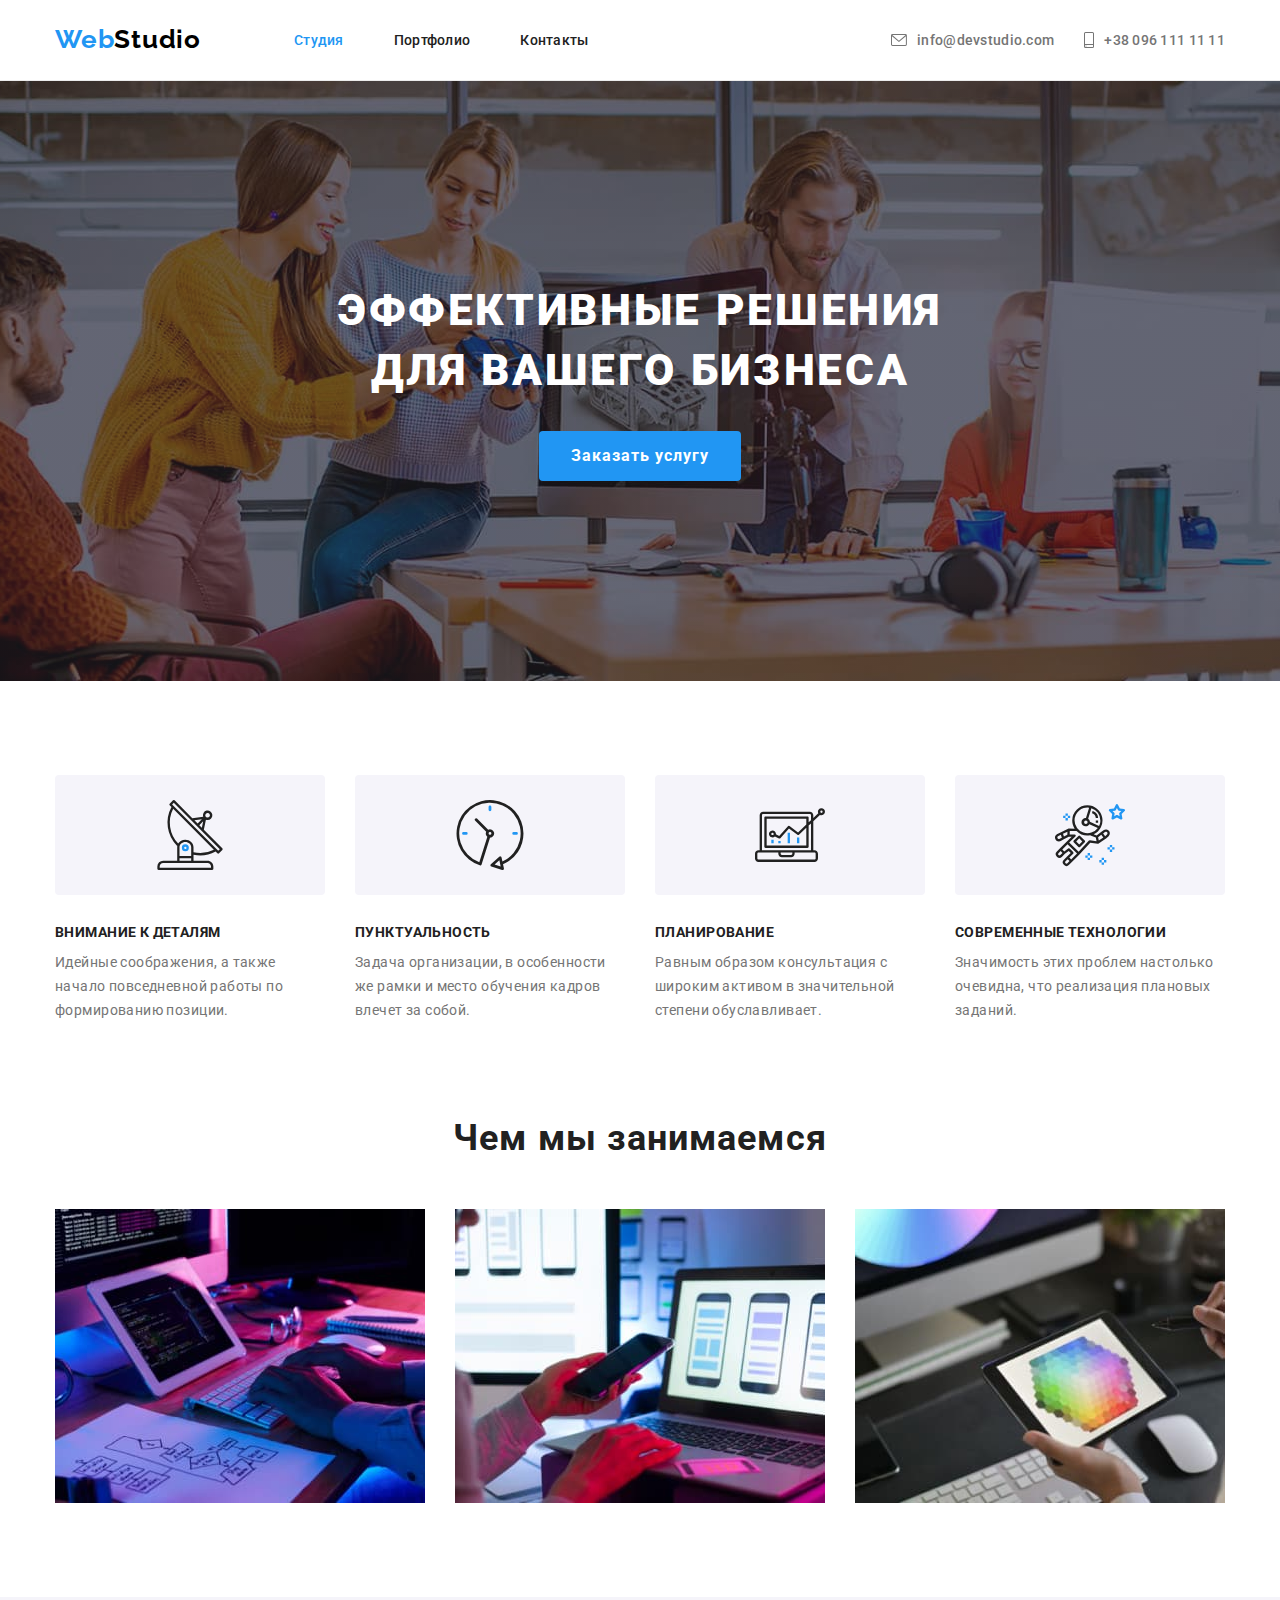
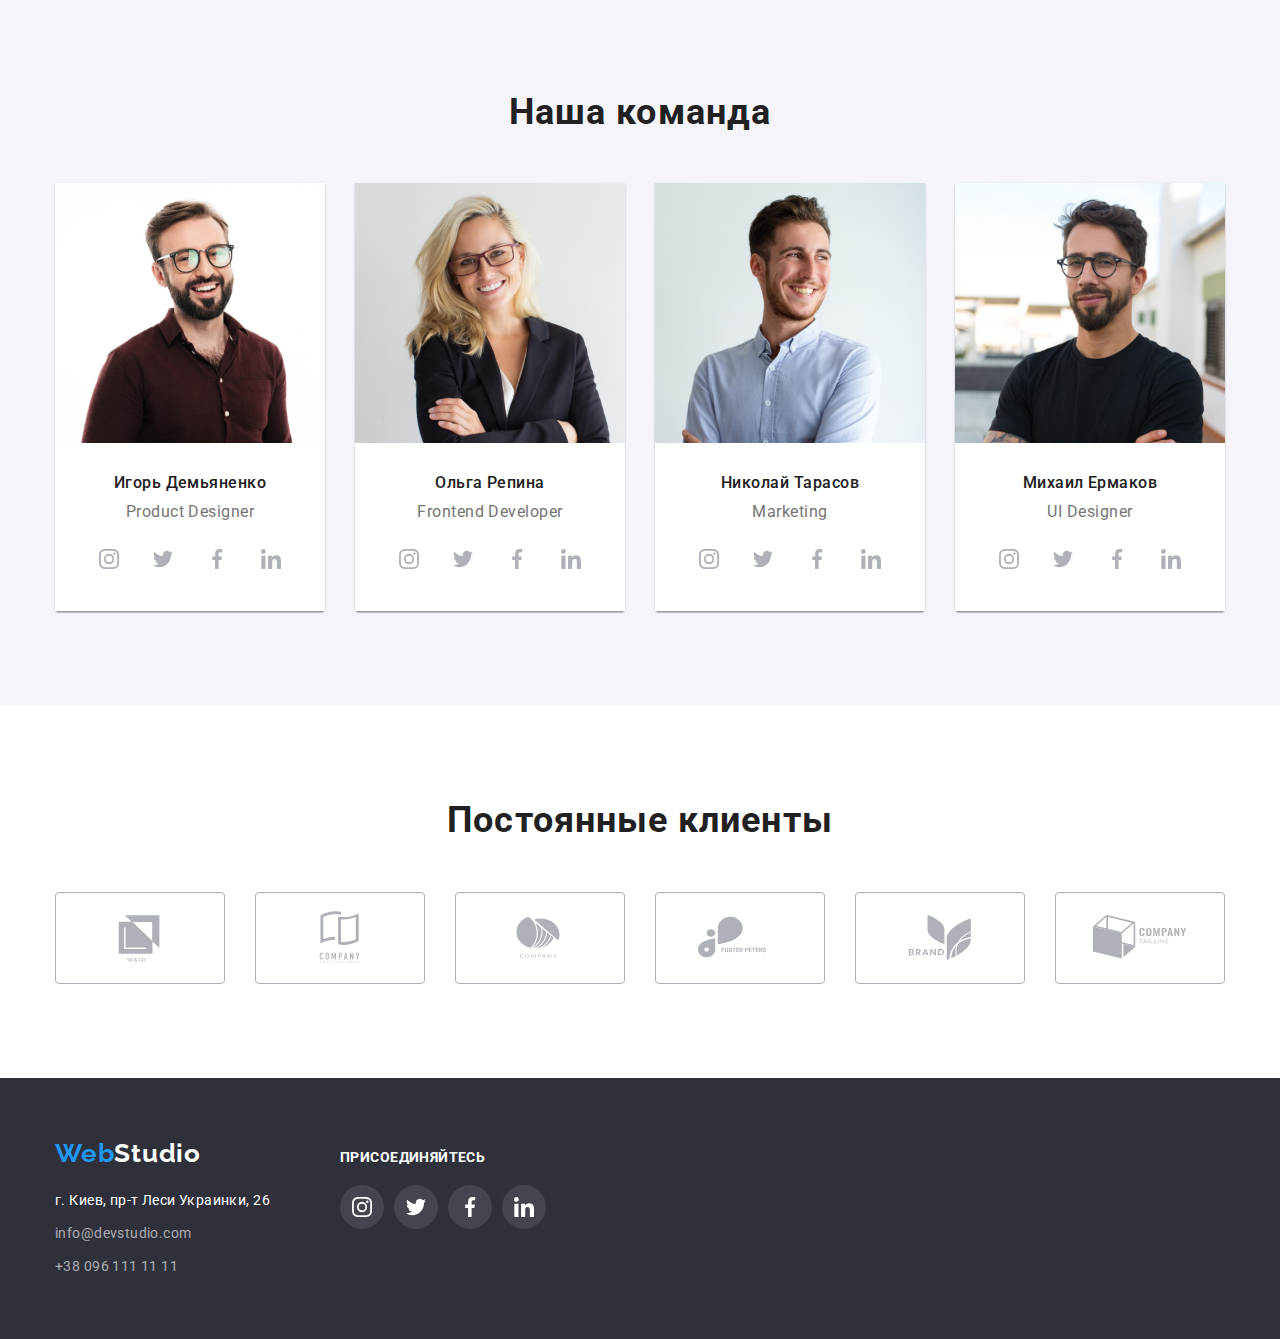
<file: index.html>
<!DOCTYPE html>
<html lang="ru">
  <head>
    <meta charset="UTF-8" />
    <meta http-equiv="X-UA-Compatible" content="IE=edge" />
    <meta name="viewport" content="width=device-width, initial-scale=1.0" />
    <title>WebStudio</title>
    <link rel="preconnect" href="https://fonts.googleapis.com" />
    <link rel="preconnect" href="https://fonts.gstatic.com" crossorigin />
    <link
      href="https://fonts.googleapis.com/css2?family=Raleway:wght@700&family=Roboto:wght@400;500;700;900&display=swap"
      rel="stylesheet"
    />
    <link
      rel="stylesheet"
      href="https://cdnjs.cloudflare.com/ajax/libs/modern-normalize/1.1.0/modern-normalize.min.css"
    />
    <link rel="stylesheet" href="./css/styles.css" />
  </head>
  <body>
    <!-- Блок header -->
    <header class="header">
      <div class="container head-page">
        <!-- Основная навигация -->
        <nav class="nav">
          <a class="logo link" href="./index.html"
            >Web<span class="logo-header">Studio</span></a
          >
          <ul class="nav-list list">
            <li class="nav-item">
              <a class="nav-link link current" href="./index.html">Студия</a>
            </li>
            <li class="nav-item">
              <a class="nav-link link" href="./portfolio.html">Портфолио</a>
            </li>
            <li class="nav-item">
              <a class="nav-link link" href="">Контакты</a>
            </li>
          </ul>
        </nav>
        <!-- Контактная информация -->
        <ul class="contact-list list">
          <li class="contact-item">
            <a class="contact-link link" href="mailto:info@devstudio.com"
              ><svg class="contact-icon" width="16" height="12">
                <use href="./images/icons.svg#envelope"></use></svg
              >info@devstudio.com</a
            >
          </li>
          <li class="contact-item">
            <a class="contact-link link" href="tel:+380961111111"
              ><svg class="contact-icon" width="10" height="16">
                <use href="./images/icons.svg#smartphone"></use></svg
              >+38 096 111 11 11</a
            >
          </li>
        </ul>
      </div>
    </header>
    <!-- Блок main -->
    <main class="main">
      <!-- Основной баннер -->
      <section class="hero section overlay">
        <div class="container">
          <h1 class="hero-title">Эффективные решения для вашего бизнеса</h1>
          <button class="hero-button button" type="button">
            Заказать услугу
          </button>
        </div>
      </section>
      <!-- Наши преимущества -->
      <section class="features section">
        <div class="container">
          <h2 class="features-title title hide">Наши преимущества</h2>
          <ul class="features-list list">
            <li class="features-item">
              <div class="features-image">
                <svg class="features-icon" width="70" height="70">
                  <use href="./images/icons.svg#antenna"></use>
                </svg>
              </div>
              <h3 class="features-subtitle subtitle">Внимание к деталям</h3>
              <p class="features-text">
                Идейные соображения, а также начало повседневной работы по
                формированию позиции.
              </p>
            </li>
            <li class="features-item">
              <div class="features-image">
                <svg class="features-icon" width="70" height="70">
                  <use href="./images/icons.svg#clock"></use>
                </svg>
              </div>
              <h3 class="features-subtitle subtitle">Пунктуальность</h3>
              <p class="features-text">
                Задача организации, в особенности же рамки и место обучения
                кадров влечет за собой.
              </p>
            </li>
            <li class="features-item">
              <div class="features-image">
                <svg class="features-icon" width="70" height="70">
                  <use href="./images/icons.svg#diagram"></use>
                </svg>
              </div>
              <h3 class="features-subtitle subtitle">Планирование</h3>
              <p class="features-text">
                Равным образом консультация с широким активом в значительной
                степени обуславливает.
              </p>
            </li>
            <li class="features-item">
              <div class="features-image">
                <svg class="features-icon" width="70" height="70">
                  <use href="./images/icons.svg#astronaut"></use>
                </svg>
              </div>
              <h3 class="features-subtitle subtitle">Современные технологии</h3>
              <p class="features-text">
                Значимость этих проблем настолько очевидна, что реализация
                плановых заданий.
              </p>
            </li>
          </ul>
        </div>
      </section>
      <!-- Чем мы занимаемся -->
      <section class="work section">
        <div class="container">
          <h2 class="work-title title">Чем мы занимаемся</h2>
          <ul class="work-list list">
            <li class="work-item">
              <img
                class="work-image"
                src="./images/box1.jpg"
                alt="Программист работает в офисе"
                width="370"
              />
            </li>
            <li class="work-item">
              <img
                class="work-image"
                src="./images/box2.jpg"
                alt="Веб-дизайнер разрабатывает интерфейс для мобильного приложения"
                width="370"
              />
            </li>
            <li class="work-item">
              <img
                class="work-image"
                src="./images/box3.jpg"
                alt="Веб-дизайнер выбирает цвет на графическом планшете"
                width="370"
              />
            </li>
          </ul>
        </div>
      </section>
      <!-- Наша команда -->
      <section class="team section">
        <div class="container">
          <h2 class="team-title title">Наша команда</h2>
          <ul class="team-list list">
            <li class="team-item">
              <img
                class="team-image"
                src="./images/photo1.jpg"
                alt="Фото Игоря Демьяненко"
                width="270"
              />
              <div class="team-description">
                <h3 class="team-subtitle subtitle">Игорь Демьяненко</h3>
                <p class="team-text" lang="en">Product Designer</p>
                <ul class="social-list list">
                  <li class="social-item">
                    <a class="social-link link" href=""
                      ><svg class="social-icon" width="20" height="20">
                        <use href="./images/icons.svg#instagram"></use>
                      </svg>
                    </a>
                  </li>
                  <li class="social-item">
                    <a class="social-link link" href="">
                      <svg class="social-icon" width="20" height="20">
                        <use href="./images/icons.svg#twitter"></use>
                      </svg>
                    </a>
                  </li>
                  <li class="social-item">
                    <a class="social-link link" href=""
                      ><svg class="social-icon" width="20" height="20">
                        <use href="./images/icons.svg#facebook"></use></svg
                    ></a>
                  </li>
                  <li class="social-item">
                    <a class="social-link link" href=""
                      ><svg class="social-icon" width="20" height="20">
                        <use href="./images/icons.svg#linkedin"></use></svg
                    ></a>
                  </li>
                </ul>
              </div>
            </li>
            <li class="team-item">
              <img
                class="team-image"
                src="./images/photo2.jpg"
                alt="Фото Ольги Репиной"
                width="270"
              />
              <div class="team-description">
                <h3 class="team-subtitle subtitle">Ольга Репина</h3>
                <p class="team-text" lang="en">Frontend Developer</p>
                <ul class="social-list list">
                  <li class="social-item">
                    <a class="social-link link" href=""
                      ><svg class="social-icon" width="20" height="20">
                        <use href="./images/icons.svg#instagram"></use>
                      </svg>
                    </a>
                  </li>
                  <li class="social-item">
                    <a class="social-link link" href="">
                      <svg class="social-icon" width="20" height="20">
                        <use href="./images/icons.svg#twitter"></use>
                      </svg>
                    </a>
                  </li>
                  <li class="social-item">
                    <a class="social-link link" href=""
                      ><svg class="social-icon" width="20" height="20">
                        <use href="./images/icons.svg#facebook"></use></svg
                    ></a>
                  </li>
                  <li class="social-item">
                    <a class="social-link link" href=""
                      ><svg class="social-icon" width="20" height="20">
                        <use href="./images/icons.svg#linkedin"></use></svg
                    ></a>
                  </li>
                </ul>
              </div>
            </li>
            <li class="team-item">
              <img
                class="team-image"
                src="./images/photo3.jpg"
                alt="Фото Николая Тарасова"
                width="270"
              />
              <div class="team-description">
                <h3 class="team-subtitle subtitle">Николай Тарасов</h3>
                <p class="team-text" lang="en">Marketing</p>
                <ul class="social-list list">
                  <li class="social-item">
                    <a class="social-link link" href=""
                      ><svg class="social-icon" width="20" height="20">
                        <use href="./images/icons.svg#instagram"></use>
                      </svg>
                    </a>
                  </li>
                  <li class="social-item">
                    <a class="social-link link" href="">
                      <svg class="social-icon" width="20" height="20">
                        <use href="./images/icons.svg#twitter"></use>
                      </svg>
                    </a>
                  </li>
                  <li class="social-item">
                    <a class="social-link link" href=""
                      ><svg class="social-icon" width="20" height="20">
                        <use href="./images/icons.svg#facebook"></use></svg
                    ></a>
                  </li>
                  <li class="social-item">
                    <a class="social-link link" href=""
                      ><svg class="social-icon" width="20" height="20">
                        <use href="./images/icons.svg#linkedin"></use></svg
                    ></a>
                  </li>
                </ul>
              </div>
            </li>
            <li class="team-item">
              <img
                class="team-image"
                src="./images/photo4.jpg"
                alt="Фото Михаила Ермакова"
                width="270"
              />
              <div class="team-description">
                <h3 class="team-subtitle subtitle">Михаил Ермаков</h3>
                <p class="team-text" lang="en">UI Designer</p>
                <ul class="social-list list">
                  <li class="social-item">
                    <a class="social-link link" href=""
                      ><svg class="social-icon" width="20" height="20">
                        <use href="./images/icons.svg#instagram"></use>
                      </svg>
                    </a>
                  </li>
                  <li class="social-item">
                    <a class="social-link link" href="">
                      <svg class="social-icon" width="20" height="20">
                        <use href="./images/icons.svg#twitter"></use>
                      </svg>
                    </a>
                  </li>
                  <li class="social-item">
                    <a class="social-link link" href=""
                      ><svg class="social-icon" width="20" height="20">
                        <use href="./images/icons.svg#facebook"></use></svg
                    ></a>
                  </li>
                  <li class="social-item">
                    <a class="social-link link" href=""
                      ><svg class="social-icon" width="20" height="20">
                        <use href="./images/icons.svg#linkedin"></use></svg
                    ></a>
                  </li>
                </ul>
              </div>
            </li>
          </ul>
        </div>
      </section>
      <!-- Постоянные клиенты -->
      <section class="clients section">
        <div class="container">
          <h2 class="clients-title title">Постоянные клиенты</h2>
          <ul class="clients-list list">
            <li class="clients-item">
              <a href="" class="clients-link"
                ><svg class="clients-icon" width="106" height="60">
                  <use href="./images/icons.svg#client1"></use></svg
              ></a>
            </li>
            <li class="clients-item">
              <a href="" class="clients-link"
                ><svg class="clients-icon" width="106" height="60">
                  <use href="./images/icons.svg#client2"></use></svg
              ></a>
            </li>
            <li class="clients-item">
              <a href="" class="clients-link"
                ><svg class="clients-icon" width="106" height="60">
                  <use href="./images/icons.svg#client3"></use></svg
              ></a>
            </li>
            <li class="clients-item">
              <a href="" class="clients-link"
                ><svg class="clients-icon" width="106" height="60">
                  <use href="./images/icons.svg#client4"></use></svg
              ></a>
            </li>
            <li class="clients-item">
              <a href="" class="clients-link"
                ><svg class="clients-icon" width="106" height="60">
                  <use href="./images/icons.svg#client5"></use></svg
              ></a>
            </li>
            <li class="clients-item">
              <a href="" class="clients-link"
                ><svg class="clients-icon" width="106" height="60">
                  <use href="./images/icons.svg#client6"></use></svg
              ></a>
            </li>
          </ul>
        </div>
      </section>
    </main>
    <!-- Блок footer -->
    <footer class="footer">
      <div class="container">
        <div class="footer-main">
          <a class="logo link" href="./index.html"
            >Web<span class="logo-footer">Studio</span></a
          >
          <address>
            <ul class="footer-list list">
              <li class="footer-item">
                <a
                  class="footer-link link adress"
                  href="https://goo.gl/maps/TPBuofEjxhkaZdSg8"
                  target="_blank"
                  rel="noopener noreferrer"
                  >г. Киев, пр-т Леси Украинки, 26</a
                >
              </li>
              <li class="footer-item">
                <a class="footer-link link" href="mailto:info@devstudio.com"
                  >info@devstudio.com</a
                >
              </li>
              <li class="footer-item">
                <a class="footer-link link" href="tel:+380961111111"
                  >+38 096 111 11 11</a
                >
              </li>
            </ul>
          </address>
        </div>
        <div class="footer-social">
          <h3 class="footer-social-subtitle subtitle">Присоединяйтесь</h3>
          <ul class="social-list list">
            <li class="social-item">
              <a class="social-link link" href=""
                ><svg class="social-icon" width="20" height="20">
                  <use href="./images/icons.svg#instagram"></use>
                </svg>
              </a>
            </li>
            <li class="social-item">
              <a class="social-link link" href="">
                <svg class="social-icon" width="20" height="20">
                  <use href="./images/icons.svg#twitter"></use>
                </svg>
              </a>
            </li>
            <li class="social-item">
              <a class="social-link link" href=""
                ><svg class="social-icon" width="20" height="20">
                  <use href="./images/icons.svg#facebook"></use></svg
              ></a>
            </li>
            <li class="social-item">
              <a class="social-link link" href=""
                ><svg class="social-icon" width="20" height="20">
                  <use href="./images/icons.svg#linkedin"></use></svg
              ></a>
            </li>
          </ul>
        </div>
      </div>
    </footer>
  </body>
</html>
</file>
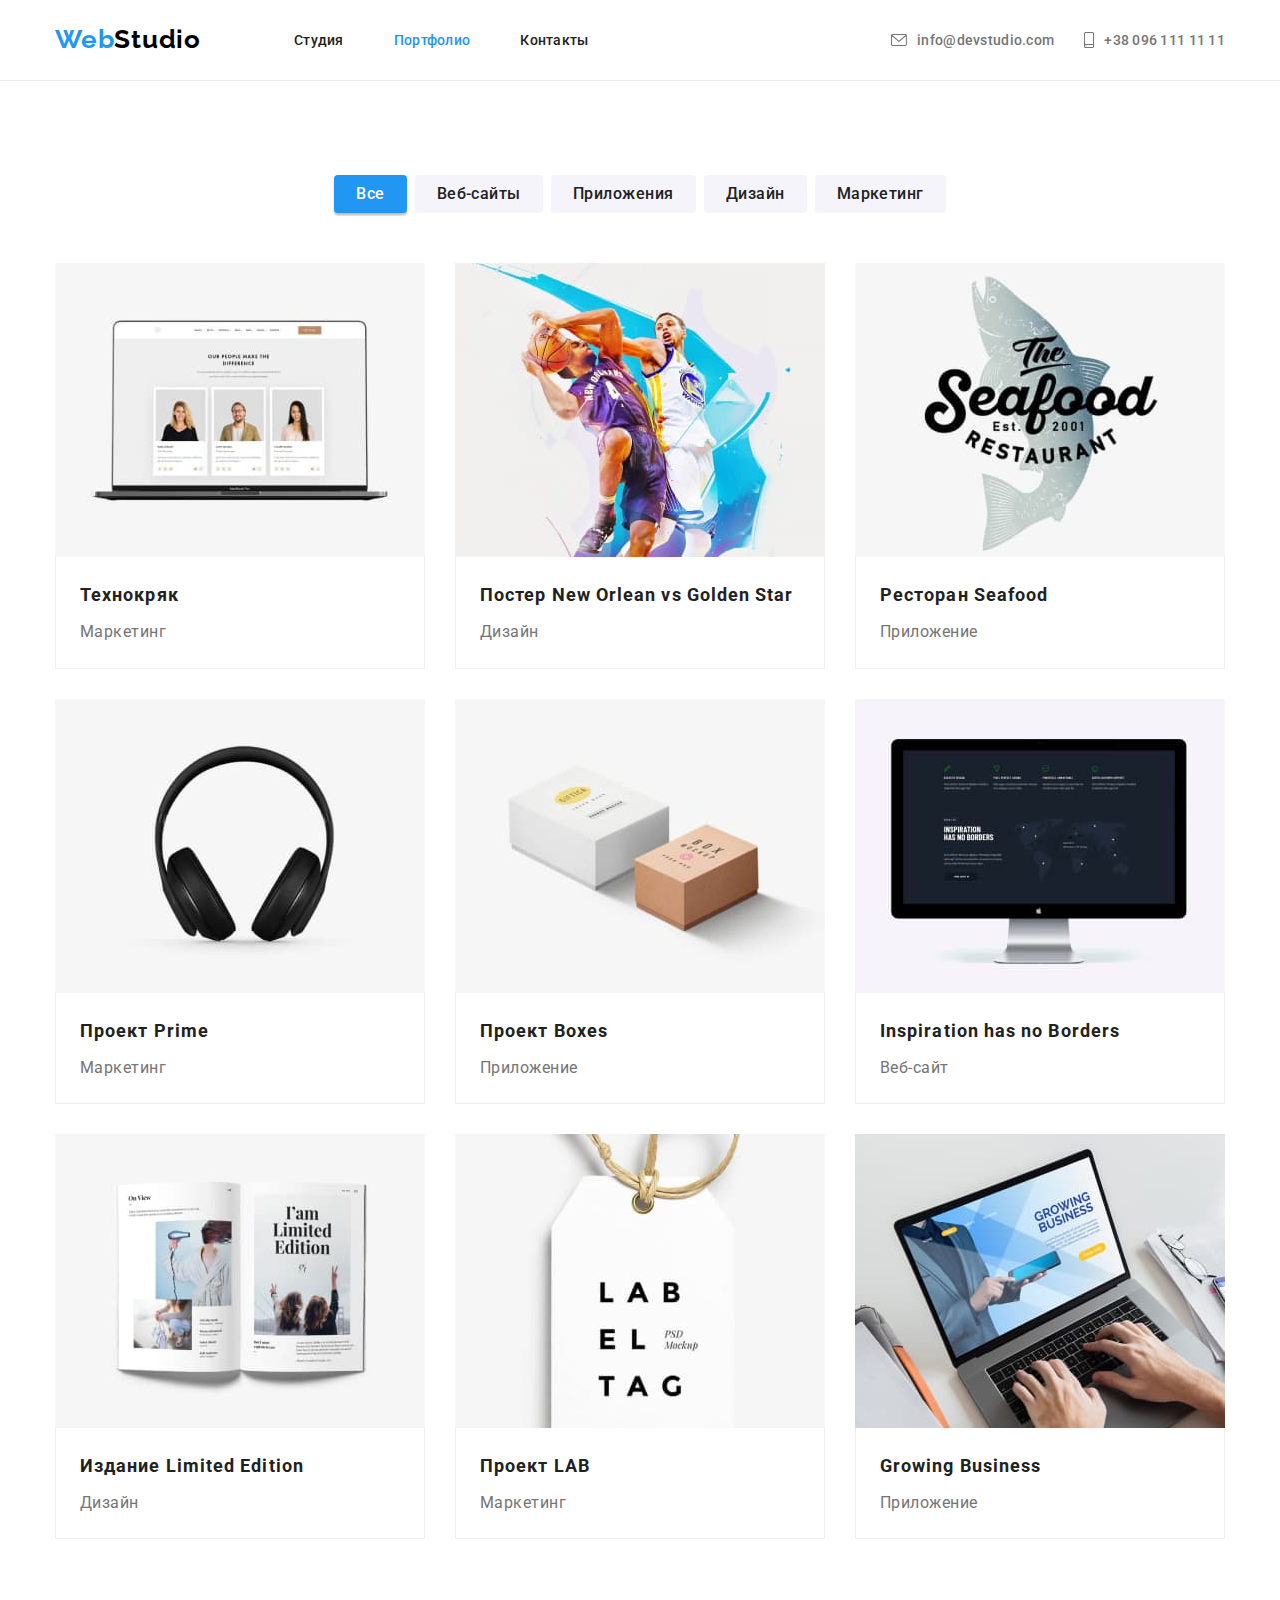
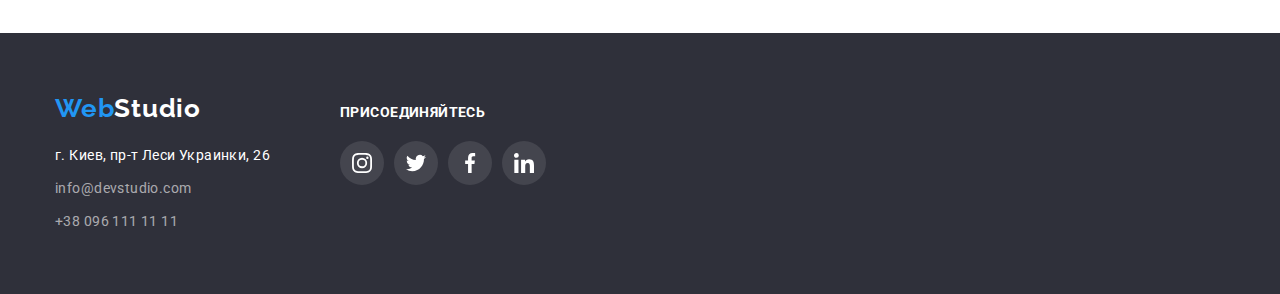
<file: portfolio.html>
<!DOCTYPE html>
<html lang="en">
  <head>
    <meta charset="UTF-8" />
    <meta http-equiv="X-UA-Compatible" content="IE=edge" />
    <meta name="viewport" content="width=device-width, initial-scale=1.0" />
    <title>Portfolio</title>
    <link rel="preconnect" href="https://fonts.googleapis.com" />
    <link rel="preconnect" href="https://fonts.gstatic.com" crossorigin />
    <link
      href="https://fonts.googleapis.com/css2?family=Raleway:wght@700&family=Roboto:wght@400;500;700;900&display=swap"
      rel="stylesheet"
    />
    <link
      rel="stylesheet"
      href="https://cdnjs.cloudflare.com/ajax/libs/modern-normalize/1.1.0/modern-normalize.min.css"
    />
    <link rel="stylesheet" href="./css/styles.css" />
  </head>
  <body>
    <!-- Блок header -->
    <header class="header">
      <div class="container head-page">
        <!-- Основная навигация -->
        <nav class="nav">
          <a class="logo link" href="./index.html"
            >Web<span class="logo-header">Studio</span></a
          >
          <ul class="nav-list list">
            <li class="nav-item">
              <a class="nav-link link" href="./index.html">Студия</a>
            </li>
            <li class="nav-item">
              <a class="nav-link link current" href="./portfolio.html"
                >Портфолио</a
              >
            </li>
            <li class="nav-item">
              <a class="nav-link link" href="">Контакты</a>
            </li>
          </ul>
        </nav>
        <!-- Контактная информация -->
        <ul class="contact-list list">
          <li class="contact-item">
            <a class="contact-link link" href="mailto:info@devstudio.com"
              ><svg class="contact-icon" width="16" height="12">
                <use href="./images/icons.svg#envelope"></use></svg
              >info@devstudio.com</a
            >
          </li>
          <li class="contact-item">
            <a class="contact-link link" href="tel:+380961111111"
              ><svg class="contact-icon" width="10" height="16">
                <use href="./images/icons.svg#smartphone"></use></svg
              >+38 096 111 11 11</a
            >
          </li>
        </ul>
      </div>
    </header>
    <!-- Блок main -->
    <main class="portfolio-main">
      <!-- Примеры работ -->
      <section class="examples">
        <div class="container">
          <h1 class="examples-title hide">Примеры работ</h1>
          <!-- Фильтр -->
          <ul class="filtre-list list">
            <li class="filtre-item">
              <button class="filtre-button button current" type="button">
                Все
              </button>
            </li>
            <li class="filtre-item">
              <button class="filtre-button button" type="button">
                Веб-сайты
              </button>
            </li>
            <li class="filtre-item">
              <button class="filtre-button button" type="button">
                Приложения
              </button>
            </li>
            <li class="filtre-item">
              <button class="filtre-button button" type="button">Дизайн</button>
            </li>
            <li class="filtre-item">
              <button class="filtre-button button" type="button">
                Маркетинг
              </button>
            </li>
          </ul>
          <!-- Примеры -->
          <ul class="example-list list">
            <li class="example-item">
              <a href="" class="example-link link">
                <img
                  class="example-image"
                  src="./images/tehnokryak.jpg"
                  alt="Открытый ноутбук с изображениями людей"
                  width="370"
                />
                <div class="example-description">
                  <h2 class="example-title">Технокряк</h2>
                  <p class="example-text">Маркетинг</p>
                </div>
              </a>
            </li>
            <li class="example-item">
              <a href="" class="example-link link">
                <img
                  class="example-image"
                  src="./images/basketball.jpg"
                  alt="Два баскетболиста в игре"
                  width="370"
                />
                <div class="example-description">
                  <h2 class="example-title">
                    Постер <span lang="en">New Orlean vs Golden Star</span>
                  </h2>
                  <p class="example-text">Дизайн</p>
                </div>
              </a>
            </li>
            <li class="example-item">
              <a href="" class="example-link link">
                <img
                  class="example-image"
                  src="./images/seafood.jpg"
                  alt="Логотип ресторана Seafood"
                  width="370"
                />
                <div class="example-description">
                  <h2 class="example-title">
                    Ресторан <span lang="en">Seafood</span>
                  </h2>
                  <p class="example-text">Приложение</p>
                </div>
              </a>
            </li>
            <li class="example-item">
              <a href="" class="example-link link">
                <img
                  class="example-image"
                  src="./images/prime.jpg"
                  alt="Черные наушники"
                  width="370"
                />
                <div class="example-description">
                  <h2 class="example-title">
                    Проект <span lang="en"></span>Prime
                  </h2>
                  <p class="example-text">Маркетинг</p>
                </div>
              </a>
            </li>
            <li class="example-item">
              <a href="" class="example-link link">
                <img
                  class="example-image"
                  src="./images/boxes.jpg"
                  alt="Две коробки - коричневая и белая"
                  width="370"
                />
                <div class="example-description">
                  <h2 class="example-title">
                    Проект <span lang="en">Boxes</span>
                  </h2>
                  <p class="example-text">Приложение</p>
                </div>
              </a>
            </li>
            <li class="example-item">
              <a href="" class="example-link link">
                <img
                  class="example-image"
                  src="./images/inspiration.jpg"
                  alt="Монитор с изображением страницы сайта"
                  width="370"
                />
                <div class="example-description">
                  <h2 class="example-title" lang="en">
                    Inspiration has no Borders
                  </h2>
                  <p class="example-text">Веб-сайт</p>
                </div>
              </a>
            </li>
            <li class="example-item">
              <a href="" class="example-link link">
                <img
                  class="example-image"
                  src="./images/edition.jpg"
                  alt="Открытый журнал"
                  width="370"
                />
                <div class="example-description">
                  <h2 class="example-title">
                    Издание <span lang="en">Limited Edition</span>
                  </h2>
                  <p class="example-text">Дизайн</p>
                </div>
              </a>
            </li>
            <li class="example-item">
              <a href="" class="example-link link">
                <img
                  class="example-image"
                  src="./images/lab.jpg"
                  alt="Бумажная этикетка с изображенными буквами"
                  width="370"
                />
                <div class="example-description">
                  <h2 class="example-title">
                    Проект <span lang="en">LAB</span>
                  </h2>
                  <p class="example-text">Маркетинг</p>
                </div>
              </a>
            </li>
            <li class="example-item">
              <a href="" class="example-link link">
                <img
                  class="example-image"
                  src="./images/growing.jpg"
                  alt=""
                  width="370"
                />
                <div class="example-description">
                  <h2 class="example-title" lang="en">Growing Business</h2>
                  <p class="example-text">Приложение</p>
                </div>
              </a>
            </li>
          </ul>
        </div>
      </section>
    </main>
    <!-- Блок footer -->
    <footer class="footer">
      <div class="container">
        <div class="footer-main">
          <a class="logo link" href="./index.html"
            >Web<span class="logo-footer">Studio</span></a
          >
          <address>
            <ul class="footer-list list">
              <li class="footer-item">
                <a
                  class="footer-link link adress"
                  href="https://goo.gl/maps/TPBuofEjxhkaZdSg8"
                  target="_blank"
                  rel="noopener noreferrer"
                  >г. Киев, пр-т Леси Украинки, 26</a
                >
              </li>
              <li class="footer-item">
                <a class="footer-link link" href="mailto:info@devstudio.com"
                  >info@devstudio.com</a
                >
              </li>
              <li class="footer-item">
                <a class="footer-link link" href="tel:+380961111111"
                  >+38 096 111 11 11</a
                >
              </li>
            </ul>
          </address>
        </div>
        <div class="footer-social">
          <h3 class="footer-social-subtitle subtitle">Присоединяйтесь</h3>
          <ul class="social-list list">
            <li class="social-item">
              <a class="social-link link"
                ><svg class="social-icon" width="20" height="20">
                  <use href="./images/icons.svg#instagram"></use>
                </svg>
              </a>
            </li>
            <li class="social-item">
              <a class="social-link link">
                <svg class="social-icon" width="20" height="20">
                  <use href="./images/icons.svg#twitter"></use>
                </svg>
              </a>
            </li>
            <li class="social-item">
              <a class="social-link link"
                ><svg class="social-icon" width="20" height="20">
                  <use href="./images/icons.svg#facebook"></use></svg
              ></a>
            </li>
            <li class="social-item">
              <a class="social-link link"
                ><svg class="social-icon" width="20" height="20">
                  <use href="./images/icons.svg#linkedin"></use></svg
              ></a>
            </li>
          </ul>
        </div>
      </div>
    </footer>
  </body>
</html>
</file>
<file: css/styles.css>
:root {
  --primary-text-color: #757575;
  --title-text-color: #212121;
  --accent-color: #2196f3;
  --contact-text-color: rgba(255, 255, 255, 0.6);
  --regular-white-color: #ffffff;
  --regular-black-color: #000000;
  --icon-color: #afb1b8;
  --footer-social-background-color: rgba(255, 255, 255, 0.1);
  --hero-button-hover-color: #188ce8;
  --primary-background-color: #ffffff;
  --secondary-background-color: #f5f4fa;
  --hero-background-color: #c4c4c4;
  --footer-background-color: #2f303a;
  --header-border-line-color: #ececec;
  --portfolio-border-line-color: #eeeeee;
  --item-gap: 30px;
}
body {
  background-color: var(--primary-background-color);
  color: var(--primary-text-color);
  font-family: Roboto, sans-serif;
  font-size: 14px;

  /* letter-spacing: 0.03em; */
}
h1,
h2,
h3,
h4,
h5,
h6,
p,
ul {
  margin-top: 0;
  margin-bottom: 0;
}
.container {
  width: 1200px;
  padding-left: 15px;
  padding-right: 15px;
  margin: 0 auto;
}
.list {
  list-style: none;
  padding-inline-start: 0;
}
.link {
  text-decoration: none;
}
.title {
  margin-bottom: 50px;
  color: var(--title-text-color);
  font-size: 36px;
  line-height: 1.17;
  letter-spacing: 0.03em;
  text-align: center;
}
.subtitle {
  color: var(--title-text-color);
  letter-spacing: 0.03em;
  font-size: inherit;
}
.hide {
  display: none;
}
.button {
  border: none;
  font-family: inherit;
  display: inline-block;
}
/* Лого */
.logo {
  display: block;
  color: var(--accent-color);
  font-family: Raleway, sans-serif;
  font-weight: 700;
  font-size: 26px;
  line-height: 1.2;
  letter-spacing: 0.03em;
}
.logo-header {
  color: var(--regular-black-color);
}
.logo-footer {
  color: var(--regular-white-color);
}
/* Header */
.header {
  border-bottom-width: 1px;
  border-bottom-style: solid;
  border-bottom-color: var(--header-border-line-color);
}
.head-page {
  display: flex;
  align-items: center;
}
.header .logo {
  margin-right: 93px;
  padding-top: 24px;
  padding-bottom: 24px;
}
.nav {
  display: flex;
}
.nav-list,
.contact-list {
  font-weight: 500;
  line-height: 1.17;
  letter-spacing: 0.02em;
}
/* Основная навигация */
.nav-list {
  display: flex;
}
.nav-item:not(:last-child) {
  margin-right: 50px;
}
.nav-link {
  display: block;
  padding-top: 32px;
  padding-bottom: 32px;
  color: var(--title-text-color);
}
.nav-link:hover,
.nav-link:focus,
.contact-link:hover,
.contact-link:focus,
.footer-link:hover,
.footer-link:focus {
  color: var(--accent-color);
}
.nav-link.current {
  color: var(--accent-color);
}
/* Контактная информация */
.contact-list {
  display: flex;
  margin-left: auto;
}
.contact-item:not(:last-child) {
  margin-right: 30px;
}
.contact-link {
  display: flex;
  align-items: center;
  padding-top: 32px;
  padding-bottom: 32px;
  color: var(--primary-text-color);
}
.contact-icon {
  margin-right: 10px;
  fill: currentColor;
}
/* Основной баннер */
.hero {
  padding-top: 200px;
  padding-bottom: 200px;
  color: var(--regular-white-color);
  text-align: center;
}
/* Фон на блк  Hero */
.overlay {
  max-width: 1600px;
  height: 600px;
  margin-right: auto;
  margin-left: auto;
  background-image: linear-gradient(
      to right,
      rgba(47, 48, 58, 0.4),
      rgba(47, 48, 58, 0.4)
    ),
    url(../images/hero.jpg);
  background-color: var(--hero-background-color);
  background-repeat: no-repeat;
  background-position: center;
  background-size: cover;
}
.hero > .container {
  width: 726px;
}
.hero-title {
  margin-bottom: var(--item-gap);
  font-weight: 900;
  font-size: 44px;
  line-height: 1.36;
  letter-spacing: 0.06em;
  text-transform: uppercase;
}
.hero-button {
  color: var(--regular-white-color);
  border-radius: 4px;
  padding: 10px 32px;
  background-color: var(--accent-color);
  cursor: pointer;
  font-weight: 700;
  font-size: 16px;
  line-height: 1.88;
  letter-spacing: 0.06em;
}
.hero-button:hover,
.hero-button:focus {
  background-color: var(--hero-button-hover-color);
}
/* Наши преимущества */
.features {
  padding-top: 94px;
  padding-bottom: 94px;
}
.features-list {
  display: flex;
  margin-left: calc((-1) * var(--item-gap));
}
.features-item {
  flex-basis: calc(100% / 4 - var(--item-gap));
  margin-left: var(--item-gap);
}
.features-image {
  display: flex;
  align-items: center;
  justify-content: center;
  height: 120px;
  background-color: var(--secondary-background-color);
  border-radius: 4px;
  margin-bottom: 30px;
}
.features-subtitle {
  margin-bottom: 10px;
  line-height: 1.14;
  text-transform: uppercase;
}
.features-text {
  line-height: 1.71;
  letter-spacing: 0.03em;
}
/* Чем мы занимаемся */
.work {
  padding-bottom: 94px;
}
.work-list {
  display: flex;
  margin-left: calc((-1) * var(--item-gap));
}
.work-item {
  flex-basis: calc(100% / 3 - var(--item-gap));
  margin-left: var(--item-gap);
}
.work-image {
  display: block;
  max-width: 100%;
}
/* Наша команда */
.team {
  padding-top: 94px;
  padding-bottom: 94px;
  text-align: center;
  background-color: var(--secondary-background-color);
}
.team-list {
  display: flex;
  margin-left: calc((-1) * var(--item-gap));
}
.team-item {
  flex-basis: calc(100% / 4 - var(--item-gap));
  margin-left: var(--item-gap);
  box-shadow: 0px 1px 3px rgba(0, 0, 0, 0.12), 0px 1px 1px rgba(0, 0, 0, 0.14),
    0px 2px 1px rgba(0, 0, 0, 0.2);
  border-radius: 0px 0px 4px 4px;
}
.team-image {
  display: block;
  max-width: 100%;
}
.team-description {
  max-width: 100%;
  padding-top: var(--item-gap);
  padding-bottom: var(--item-gap);
  background-color: var(--regular-white-color);
  font-size: 16px;
  line-height: 1.19;
}
.team-subtitle {
  margin-bottom: 10px;
  font-weight: 500;
}
.team-text {
  margin-bottom: 16px;
  letter-spacing: 0.03em;
}
.social-list {
  display: flex;
  justify-content: center;
}
.social-item:not(:last-child) {
  margin-right: 10px;
}
.social-link {
  height: 44px;
  width: 44px;
  display: flex;
  align-items: center;
  justify-content: center;
  border-radius: 50%;
  color: var(--icon-color);
  background-color: var(--regular-white-color);
}
.social-link:hover,
.social-link:focus {
  color: var(--regular-white-color);
  background-color: var(--accent-color);
}
.social-icon {
  fill: currentColor;
}
/* Постоянные клиенты */
.clients {
  padding-top: 94px;
  padding-bottom: 94px;
}
.clients-list {
  display: flex;
  margin-left: calc((-1) * var(--item-gap));
}
.clients-item {
  flex-basis: calc(100% / 6 - var(--item-gap));
  margin-left: var(--item-gap);
}
.clients-link {
  height: 92px;
  display: flex;
  align-items: center;
  justify-content: center;
  color: var(--icon-color);
  background-color: var(--regular-white-color);
  border: 1px solid var(--icon-color);
  border-radius: 4px;
}
.clients-link:hover,
.clients-link:focus {
  color: var(--accent-color);
  border-color: var(--accent-color);
}
.clients-icon {
  display: inline-block;
  fill: currentColor;
}
/* Footer */
.footer {
  padding-top: 60px;
  padding-bottom: 60px;
  background-color: var(--footer-background-color);
}
.footer > .container {
  display: flex;
  align-items: baseline;
}
.footer .logo {
  margin-bottom: 20px;
}
.footer-list {
  font-style: normal;
  font-weight: 400;
  line-height: 1.71;
  letter-spacing: 0.03em;
}
.footer-link.adress {
  color: var(--regular-white-color);
}
.footer-link {
  color: var(--contact-text-color);
}
.footer-item:not(:last-child) {
  margin-bottom: 9px;
}
.footer-social-subtitle {
  margin-bottom: 20px;
  color: var(--regular-white-color);
  line-height: 1.14;
  text-transform: uppercase;
}
.footer-social {
  margin-left: 70px;
}
.footer .social-list {
  padding: 0;
}
.footer .social-link {
  color: var(--regular-white-color);
  background-color: var(--footer-social-background-color);
}
.footer .social-link:hover,
.footer .social-link:focus {
  background-color: var(--accent-color);
}

/* Портфолио */
/* Примеры работ */
.examples {
  padding-top: 94px;
  padding-bottom: 94px;
}
/* Портфолио button */
.filtre-list {
  display: flex;
  justify-content: center;
  margin-bottom: 50px;
}
.filtre-item:not(:last-child) {
  margin-right: 8px;
}
.filtre-button {
  border-radius: 4px;
  padding: 6px 22px;
  color: var(--title-text-color);
  background-color: var(--secondary-background-color);
  cursor: pointer;
  font-weight: 500;
  font-size: 16px;
  letter-spacing: 0.03em;
  line-height: 1.63;
  text-align: center;
}
.filtre-button.current,
.filtre-button:hover,
.filtre-button:focus {
  color: var(--regular-white-color);
  background-color: var(--accent-color);
  box-shadow: 0px 3px 1px rgba(0, 0, 0, 0.1), 0px 1px 2px rgba(0, 0, 0, 0.08),
    0px 2px 2px rgba(0, 0, 0, 0.12);
  border-radius: 4px;
}
/* Примеры */
.example-list {
  display: flex;
  flex-wrap: wrap;
  margin-left: calc((-1) * var(--item-gap));
  margin-top: calc((-1) * var(--item-gap));
}
.example-item {
  flex-basis: calc(100% / 3 - var(--item-gap));
  margin-left: var(--item-gap);
  margin-top: var(--item-gap);
}
.example-link {
  display: block;
}
.example-link:hover,
.example-link:focus {
  box-shadow: 0px 1px 1px rgba(0, 0, 0, 0.12), 0px 4px 4px rgba(0, 0, 0, 0.06),
    1px 4px 6px rgba(0, 0, 0, 0.16);
}
.example-image {
  display: block;
  max-width: 100%;
}
.example-description {
  padding: 20px 24px;
  border: 1px solid var(--portfolio-border-line-color);
  border-top: 0;
}
.example-title {
  margin-bottom: 4px;
  color: var(--title-text-color);
  font-size: 18px;
  line-height: 2;
  letter-spacing: 0.06em;
}
.example-text {
  color: var(--primary-text-color);
  font-size: 16px;
  line-height: 1.89;
  letter-spacing: 0.03em;
}
</file>
